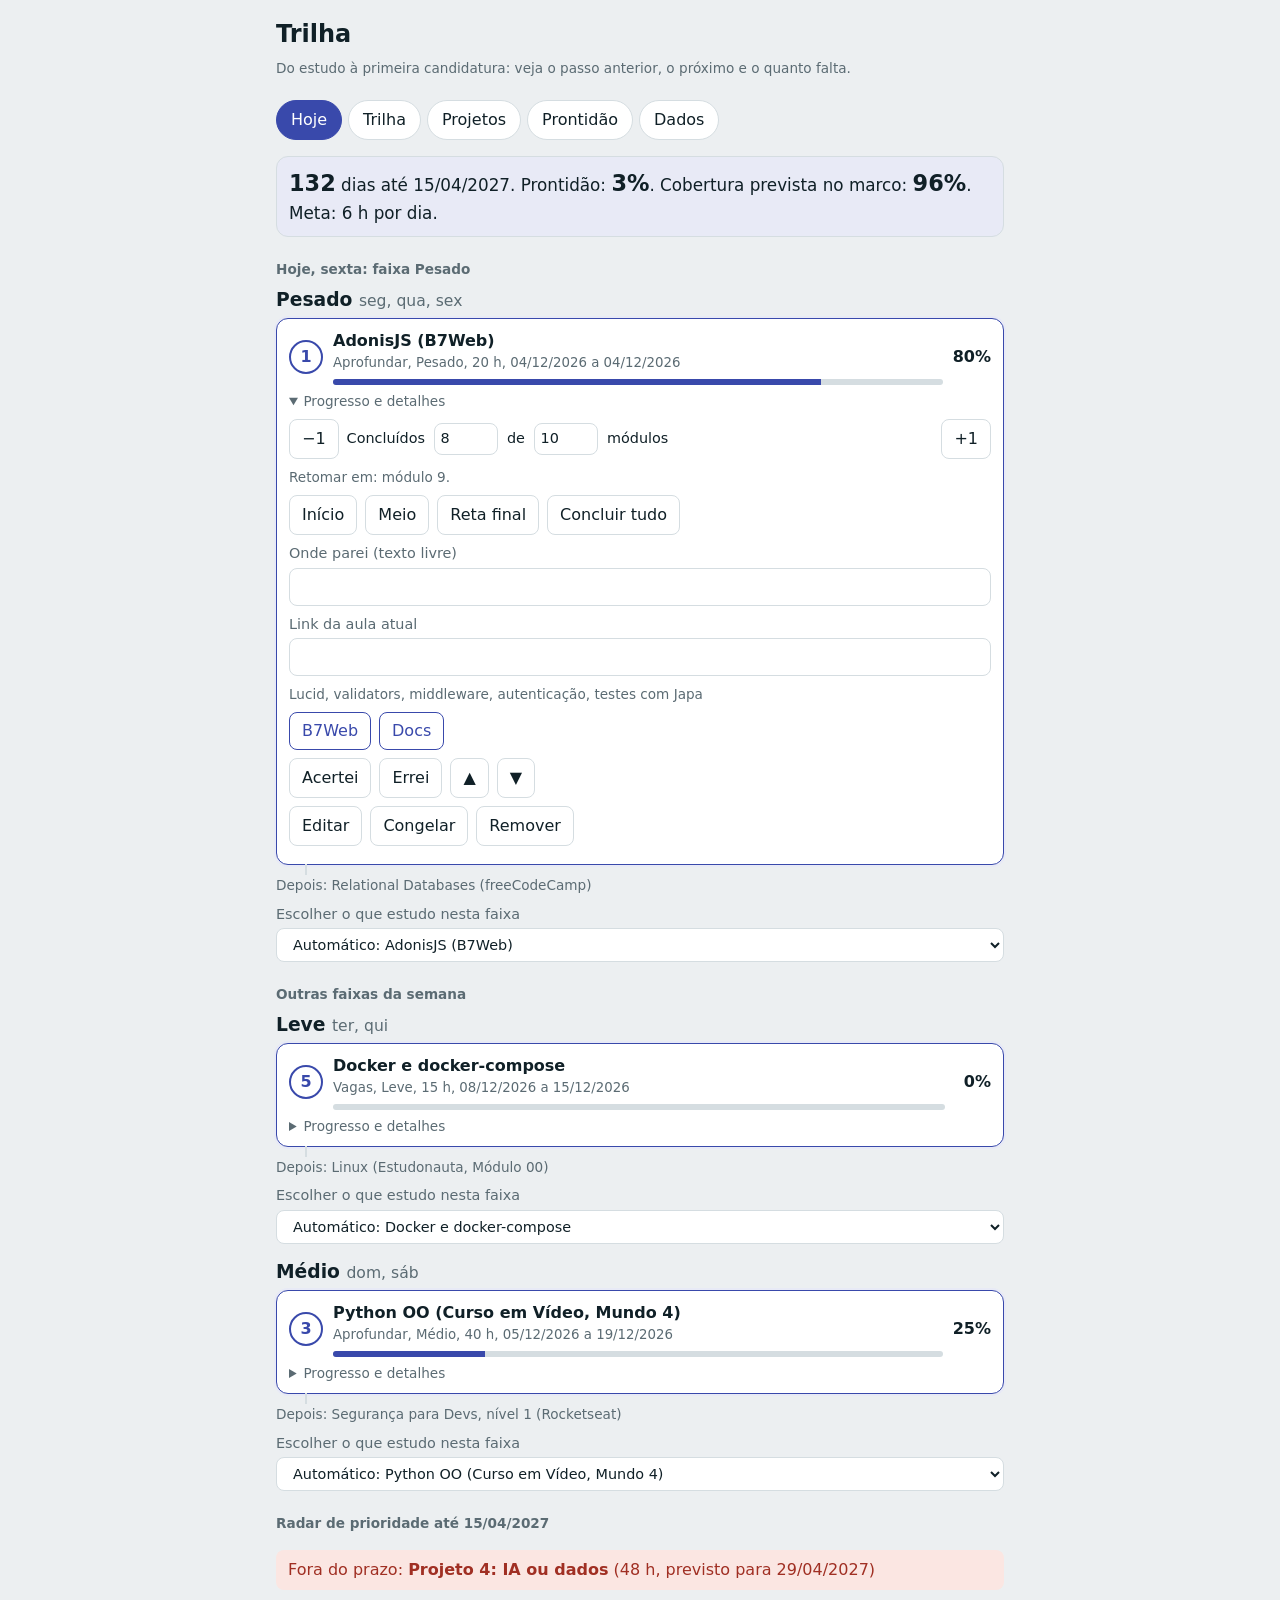
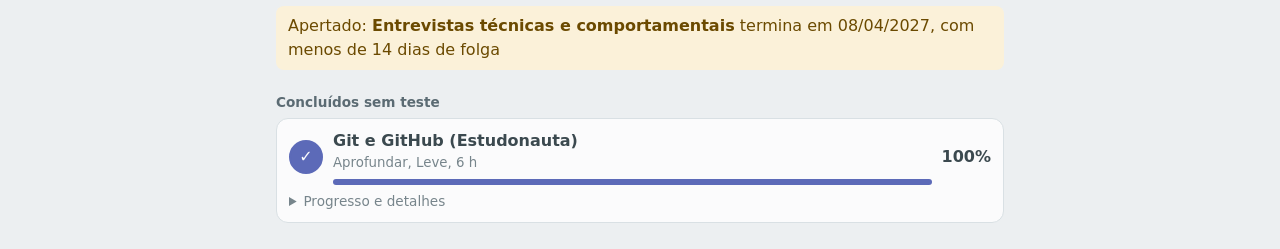
<file: index.html>
<!DOCTYPE html><html lang="pt-BR"><head><meta charset="utf-8"><meta name="viewport" content="width=device-width,initial-scale=1"><title>Trilha</title><link rel="stylesheet" href="style.css"></head><body><header><h1>Trilha</h1><p class="ht">Do estudo à primeira candidatura: veja o passo anterior, o próximo e o quanto falta.</p></header><nav id="nav"></nav><main id="v"></main><script src="data.js"></script><script src="app.js"></script></body></html>
</file>
<file: style.css>
:root{--bg:#eceff1;--c:#fff;--t:#102027;--m:#5b6b73;--b:#d5dde1;--a:#3949ab;--s:#e8eaf6;--w:#b26a00;--e:#c0392b}
@media(prefers-color-scheme:dark){:root{--bg:#12151c;--c:#1b2029;--t:#e8ecf1;--m:#94a0ad;--b:#2c3440;--a:#8c9eff;--s:#232a4a;--w:#ffb74d;--e:#ff8a80}}
*{box-sizing:border-box}body{margin:0;background:var(--bg);color:var(--t);font:16px/1.5 system-ui,-apple-system,"Segoe UI",sans-serif}
header,main,nav{max-width:760px;margin:0 auto;padding:16px}header{padding-bottom:0}nav{display:flex;gap:6px;overflow-x:auto}main{padding-top:0}
h1{font-size:1.5rem;margin:0}h2{font-size:.85rem;color:var(--m);margin:22px 0 6px}h3{margin:0 0 4px}a{color:var(--a)}
nav a{padding:7px 14px;border:1px solid var(--b);border-radius:99px;color:var(--t);text-decoration:none;white-space:nowrap;background:var(--c)}
nav a.on,.fl .on{background:var(--a);border-color:var(--a);color:var(--c)}
:focus-visible{outline:2px solid var(--a);outline-offset:2px}
.it,.pj,.cd{background:var(--c);border:1px solid var(--b);border-radius:12px;padding:10px 12px;margin-bottom:10px}
.cd{background:var(--s);font-size:1.05rem}.cd b{font-size:1.4rem}
.it{position:relative}.it:not(:last-child)::after{content:'';position:absolute;left:28px;bottom:-11px;height:11px;border-left:2px dashed var(--b)}
.it.ag{border-color:var(--a);box-shadow:0 0 0 2px var(--s)}.it.dn{opacity:.8}
.r1{display:flex;gap:10px;align-items:center}.nm{flex:1;min-width:0}.nm small{display:block;color:var(--m)}.nm .bar{height:6px;margin-top:6px}
.mk{display:grid;place-items:center;width:34px;height:34px;border-radius:50%;border:2px solid var(--b);font-weight:700;flex:none;background:var(--c)}
.ag .mk{border-color:var(--a);color:var(--a)}.dn .mk{background:var(--a);border-color:var(--a);color:var(--c)}
.pp{font-weight:700;min-width:3.2ch;text-align:right}
.mq{border-top:2px dashed var(--w);color:var(--w);font-weight:600;font-size:.85rem;padding:6px 0;margin:14px 0 10px}
details{margin-top:6px}summary{cursor:pointer;color:var(--m);font-size:.85rem}summary em{color:var(--w);font-style:normal;font-weight:600}
button,select,input,textarea{font:inherit;color:var(--t);background:var(--c);border:1px solid var(--b);border-radius:8px;padding:7px 12px}button{cursor:pointer}
.bt,.fl{display:flex;gap:8px;flex-wrap:wrap;margin:8px 0}
.lk{display:inline-block;padding:6px 12px;border:1px solid var(--a);border-radius:8px;text-decoration:none}
.fb{cursor:pointer;padding:7px 12px;border:1px solid var(--b);border-radius:8px;color:var(--t);margin:0}
label{display:block;margin:8px 0;font-size:.9rem;color:var(--m)}label input:not([type=checkbox]),label textarea,label select{display:block;width:100%;margin-top:3px}
textarea{min-height:64px}.ck{display:flex;gap:8px;align-items:center;color:var(--t);margin:4px 0}
.pc{display:flex;gap:8px;align-items:center;flex-wrap:wrap;margin:8px 0}.pc label{margin:0;flex:1;min-width:200px;color:var(--t)}.pc label input{display:inline-block;width:4.5em;margin:0 4px;padding:4px 6px}
.ch span{display:inline-block;margin:2px 6px 2px 0;padding:2px 8px;border-radius:99px;background:var(--s);font-size:.8rem}
.bl{display:flex;justify-content:space-between;margin-top:12px;font-size:.9rem}
.bar{height:10px;background:var(--b);border-radius:99px;overflow:hidden}.bar i{display:block;height:100%;background:var(--a)}
.big{text-align:center;padding:18px;border-radius:14px;background:var(--s)}.big b{display:block;font-size:2.8rem;line-height:1.1}
.big.md,.al{background:#fbf1d9;color:#6b4a00}.big.no{background:#fbe6e2;color:#a02f23}.al{padding:8px 12px;border-radius:8px}
.ht{color:var(--m);font-size:.85rem;margin:6px 0}
h4{margin:12px 0 4px;font-size:.9rem}.ed{border-top:1px dashed var(--b);margin-top:10px;padding-top:4px}
.lr{display:flex;justify-content:space-between;align-items:center;gap:8px;padding:4px 0}
.lk.cur{background:var(--a);color:var(--c)}.it.fz{opacity:.6}select[multiple]{min-height:130px}
.ln{margin-bottom:14px}.ln h3 small{color:var(--m);font-weight:400}
.par{background:var(--c);border:2px solid var(--w);border-radius:12px;padding:12px;margin:0 0 14px}.par p{margin:6px 0}
.par .ok{color:var(--a)}.par .at{color:var(--w)}.par .al{background:none;padding:0;color:var(--e)}
.al.r{background:#fbe6e2;color:#a02f23}.wk{display:grid;grid-template-columns:1fr 1fr;gap:0 12px}
</file>
